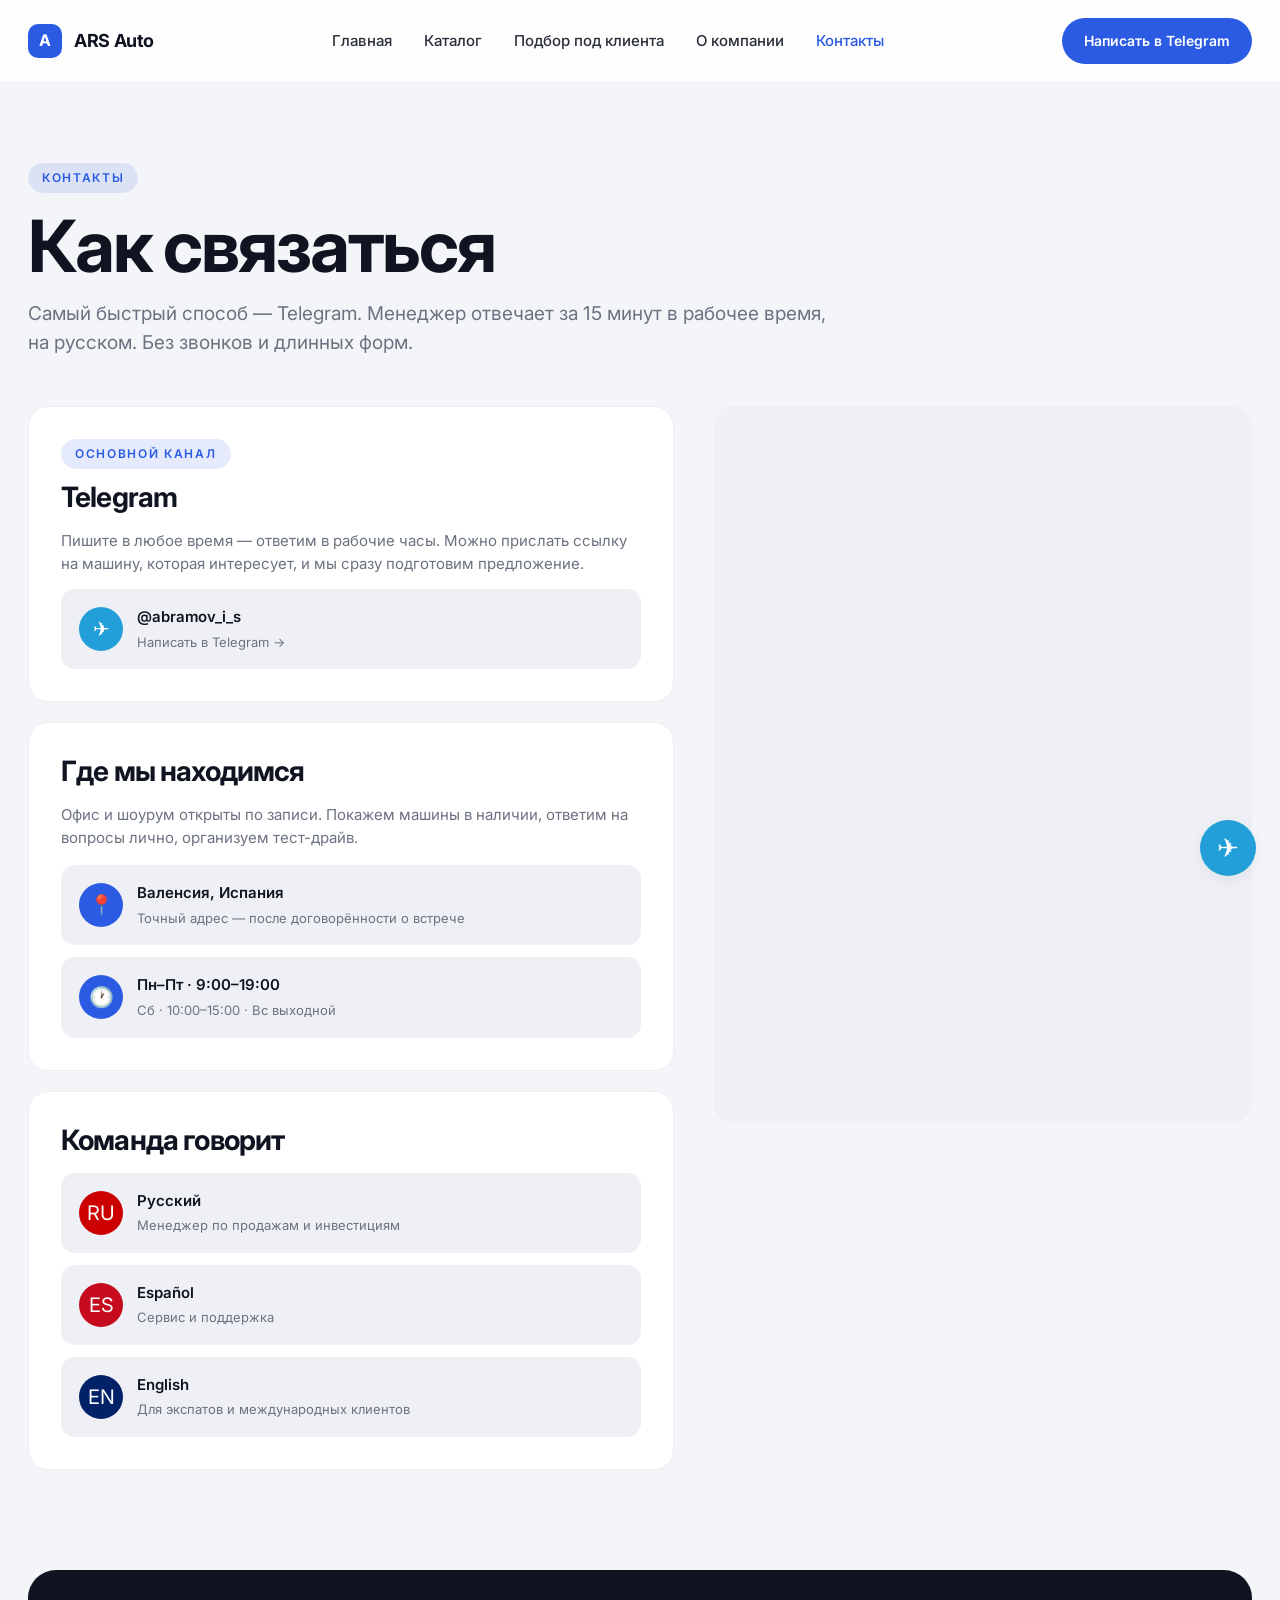
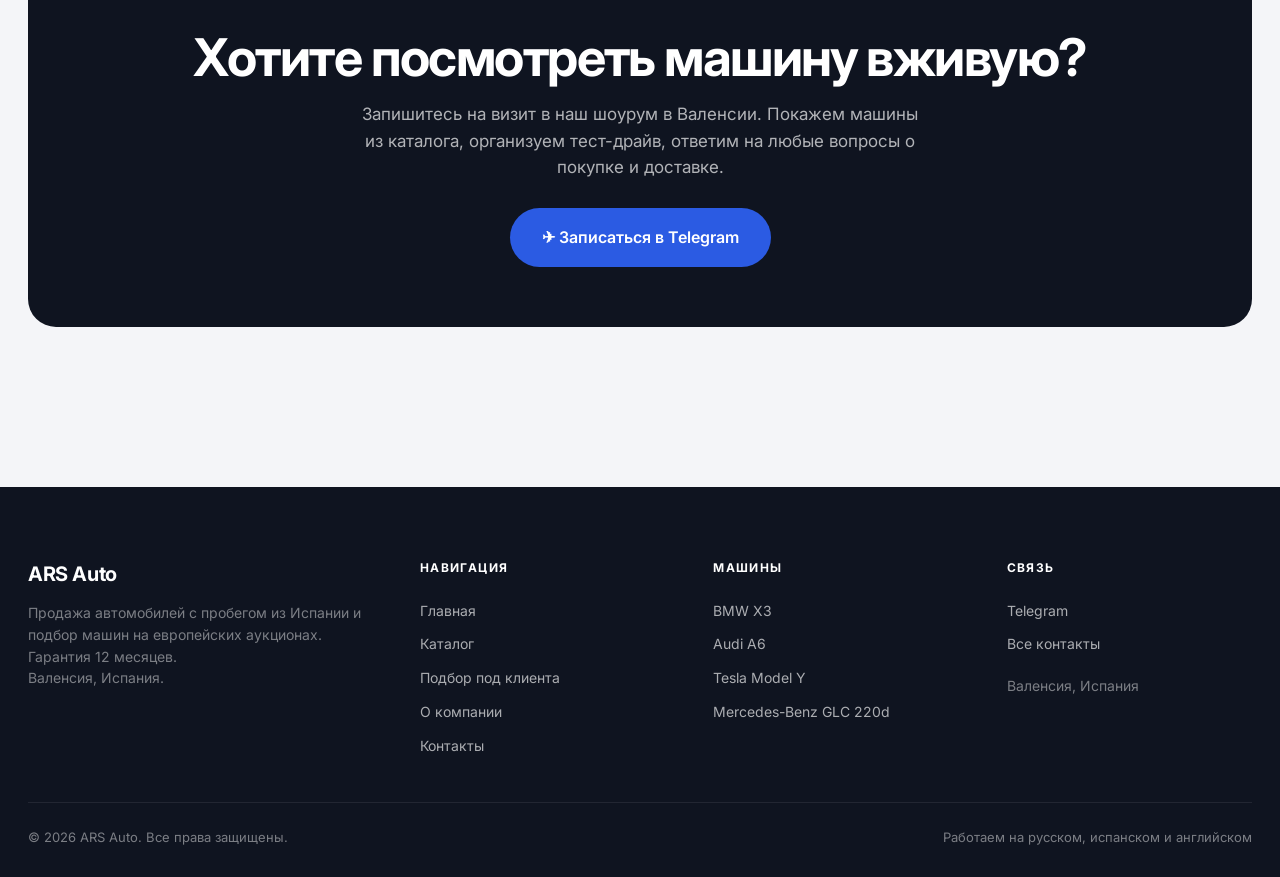
<file: contacts.html>
<!DOCTYPE html>
<html lang="ru">
<head>
<meta charset="UTF-8"/>
<meta name="viewport" content="width=device-width, initial-scale=1"/>
<title>Контакты — ARS Auto</title>
<meta name="description" content="Свяжитесь с нами через Telegram или приезжайте в наш офис в Валенсии. Русскоязычный менеджер на связи каждый день."/>
<link rel="preconnect" href="https://fonts.googleapis.com">
<link rel="preconnect" href="https://fonts.gstatic.com" crossorigin>
<link href="https://fonts.googleapis.com/css2?family=Inter:wght@400;500;600;700;800&display=swap" rel="stylesheet">
<link rel="stylesheet" href="assets/styles.css"/>
</head>
<body data-page="contacts">

<section class="section">
  <div class="container">
    <div style="max-width:820px; margin-bottom:48px;">
      <span class="eyebrow">Контакты</span>
      <h1 class="serif" style="margin-top:16px;">Как связаться</h1>
      <p class="muted" style="font-size:19px; margin-top:16px;">Самый быстрый способ — Telegram. Менеджер отвечает за 15 минут в рабочее время, на русском. Без звонков и длинных форм.</p>
    </div>

    <div class="contacts-grid">
      <div>
        <div class="contact-card">
          <span class="eyebrow">Основной канал</span>
          <h3 class="serif" style="margin-top:12px;">Telegram</h3>
          <p class="muted" style="font-size:15px;">Пишите в любое время — ответим в рабочие часы. Можно прислать ссылку на машину, которая интересует, и мы сразу подготовим предложение.</p>
          <a href="https://t.me/abramov_i_s" target="_blank" rel="noopener" class="channel">
            <div class="channel-ico tg">✈</div>
            <div class="channel-meta">
              <b>@abramov_i_s</b>
              <span>Написать в Telegram →</span>
            </div>
          </a>
        </div>

        <div class="contact-card">
          <h3 class="serif">Где мы находимся</h3>
          <p class="muted" style="font-size:15px;">Офис и шоурум открыты по записи. Покажем машины в наличии, ответим на вопросы лично, организуем тест-драйв.</p>
          <div class="channel" style="margin-top:16px;">
            <div class="channel-ico">📍</div>
            <div class="channel-meta">
              <b>Валенсия, Испания</b>
              <span>Точный адрес — после договорённости о встрече</span>
            </div>
          </div>
          <div class="channel">
            <div class="channel-ico">🕐</div>
            <div class="channel-meta">
              <b>Пн–Пт · 9:00–19:00</b>
              <span>Сб · 10:00–15:00 · Вс выходной</span>
            </div>
          </div>
        </div>

        <div class="contact-card">
          <h3 class="serif">Команда говорит</h3>
          <div class="channel" style="margin-top:16px;">
            <div class="channel-ico" style="background:#cc0000;">RU</div>
            <div class="channel-meta">
              <b>Русский</b>
              <span>Менеджер по продажам и инвестициям</span>
            </div>
          </div>
          <div class="channel">
            <div class="channel-ico" style="background:#c60b1e;">ES</div>
            <div class="channel-meta">
              <b>Español</b>
              <span>Сервис и поддержка</span>
            </div>
          </div>
          <div class="channel">
            <div class="channel-ico" style="background:#012169;">EN</div>
            <div class="channel-meta">
              <b>English</b>
              <span>Для экспатов и международных клиентов</span>
            </div>
          </div>
        </div>
      </div>

      <div>
        <div class="map-embed" style="aspect-ratio:3/4;">
          <iframe
            src="https://www.openstreetmap.org/export/embed.html?bbox=-0.4500%2C39.4500%2C-0.3200%2C39.5100&layer=mapnik&marker=39.4699%2C-0.3763"
            style="width:100%; height:100%; border:none;"
            loading="lazy"
            title="Валенсия">
          </iframe>
        </div>
      </div>
    </div>
  </div>
</section>

<section class="section" style="padding-top:0;">
  <div class="container">
    <div class="cta-banner fade-in">
      <h2 class="serif">Хотите посмотреть машину вживую?</h2>
      <p>Запишитесь на визит в наш шоурум в Валенсии. Покажем машины из каталога, организуем тест-драйв, ответим на любые вопросы о покупке и доставке.</p>
      <a href="https://t.me/abramov_i_s" target="_blank" rel="noopener" class="btn btn-primary btn-lg">✈ Записаться в Telegram</a>
    </div>
  </div>
</section>

<script src="assets/cars.js"></script>
<script src="assets/app.js"></script>
</body>
</html>
</file>
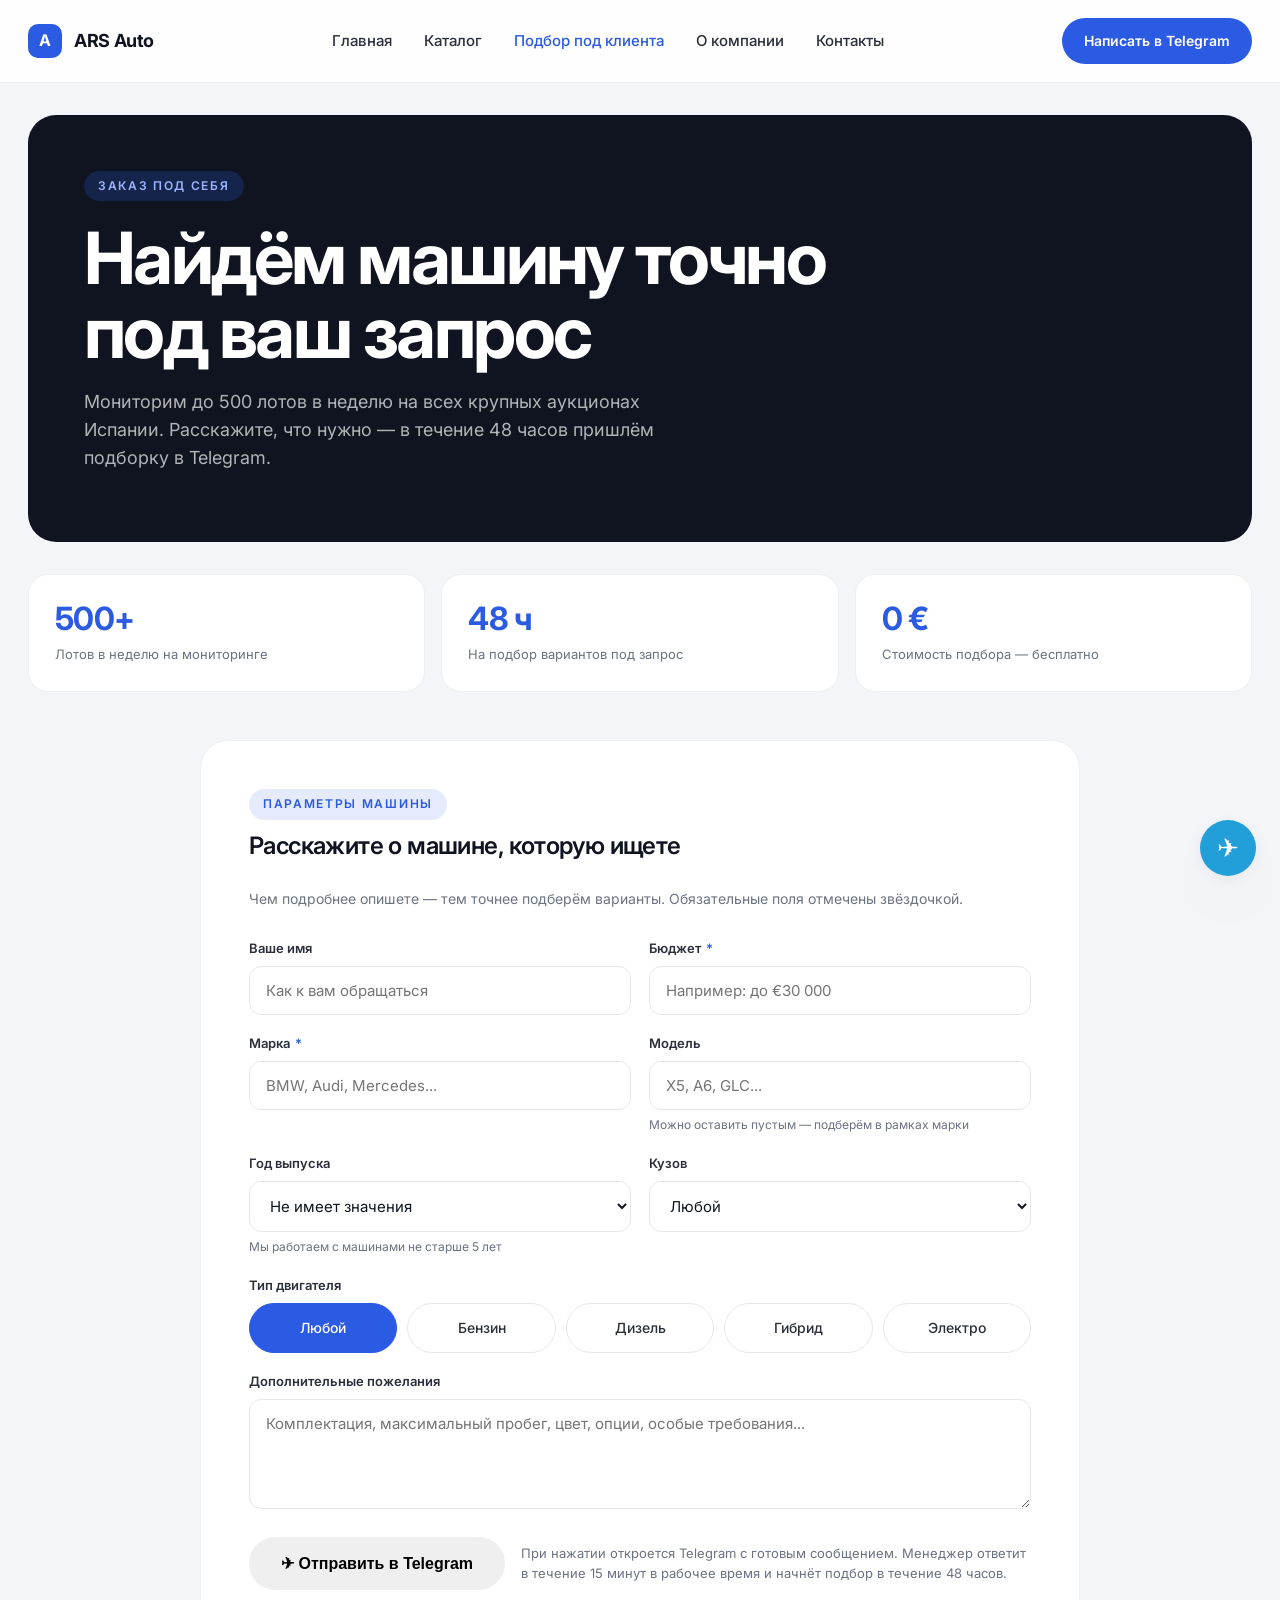
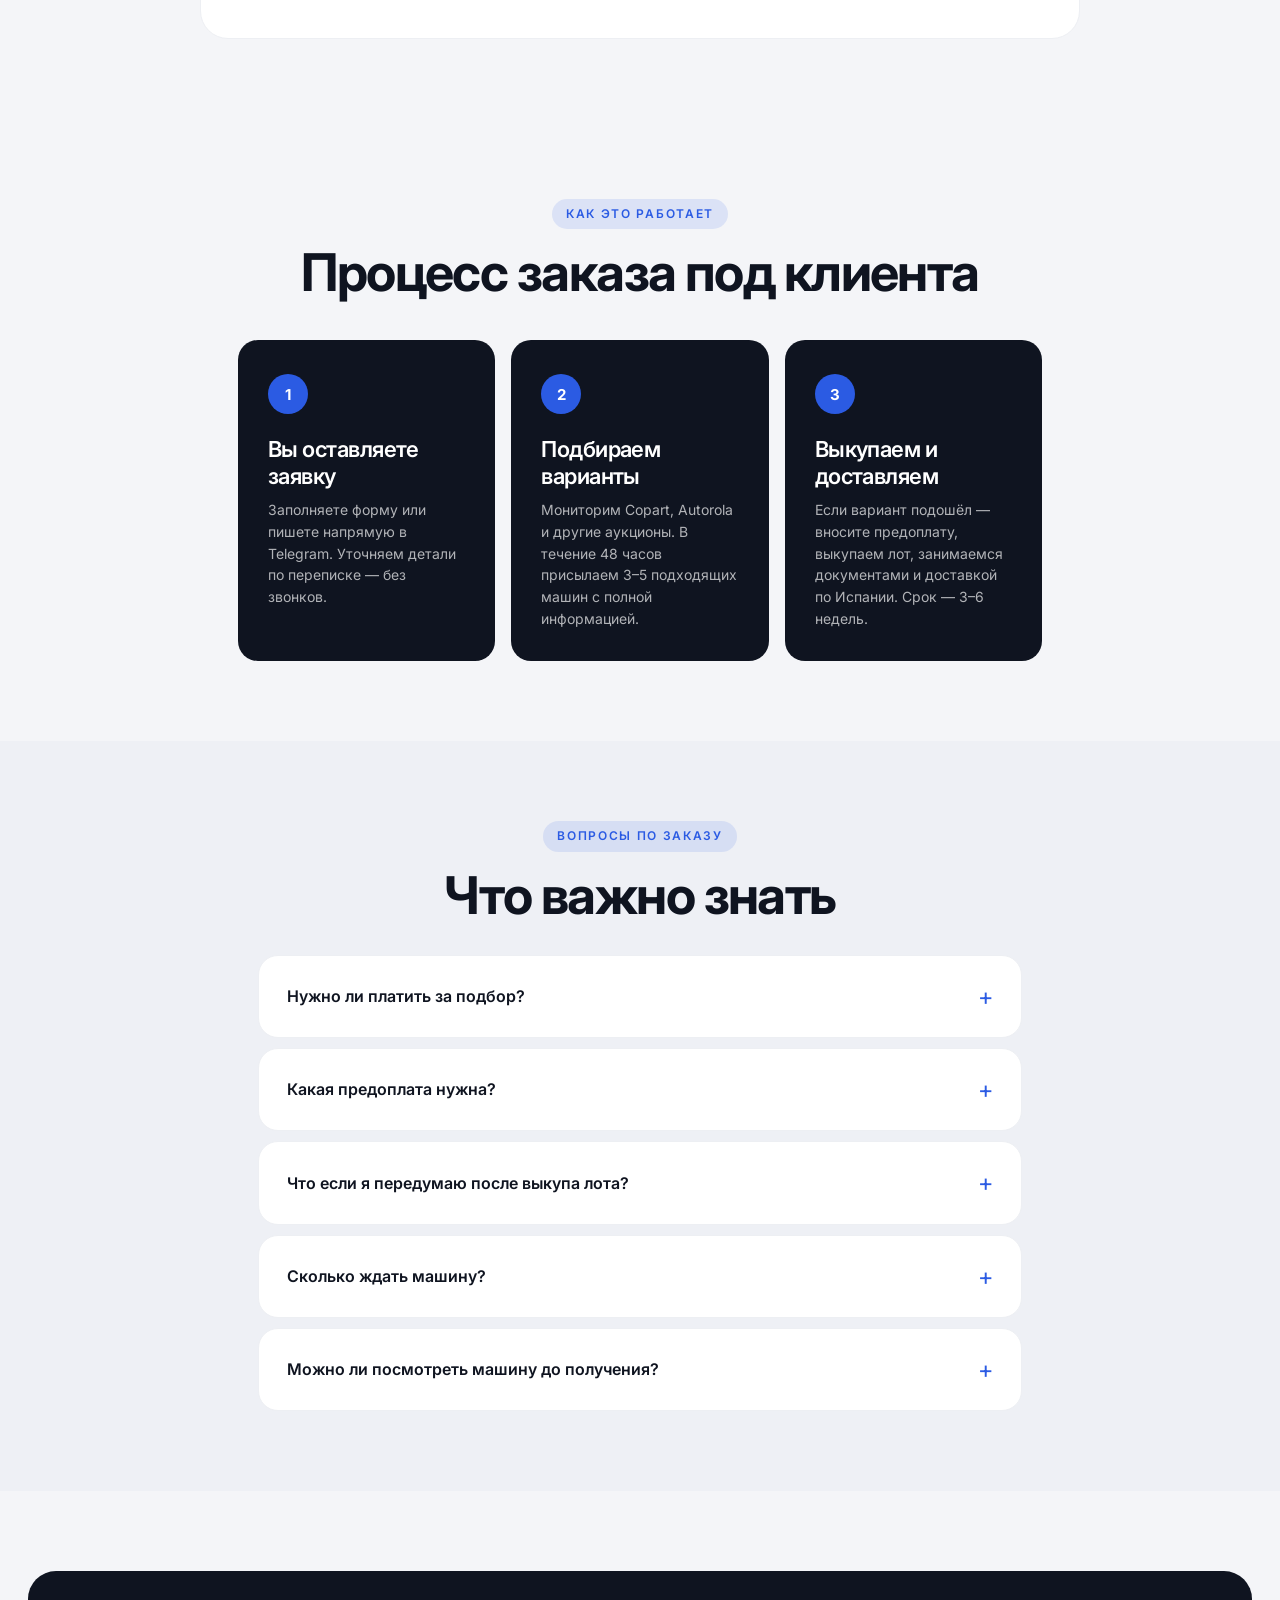
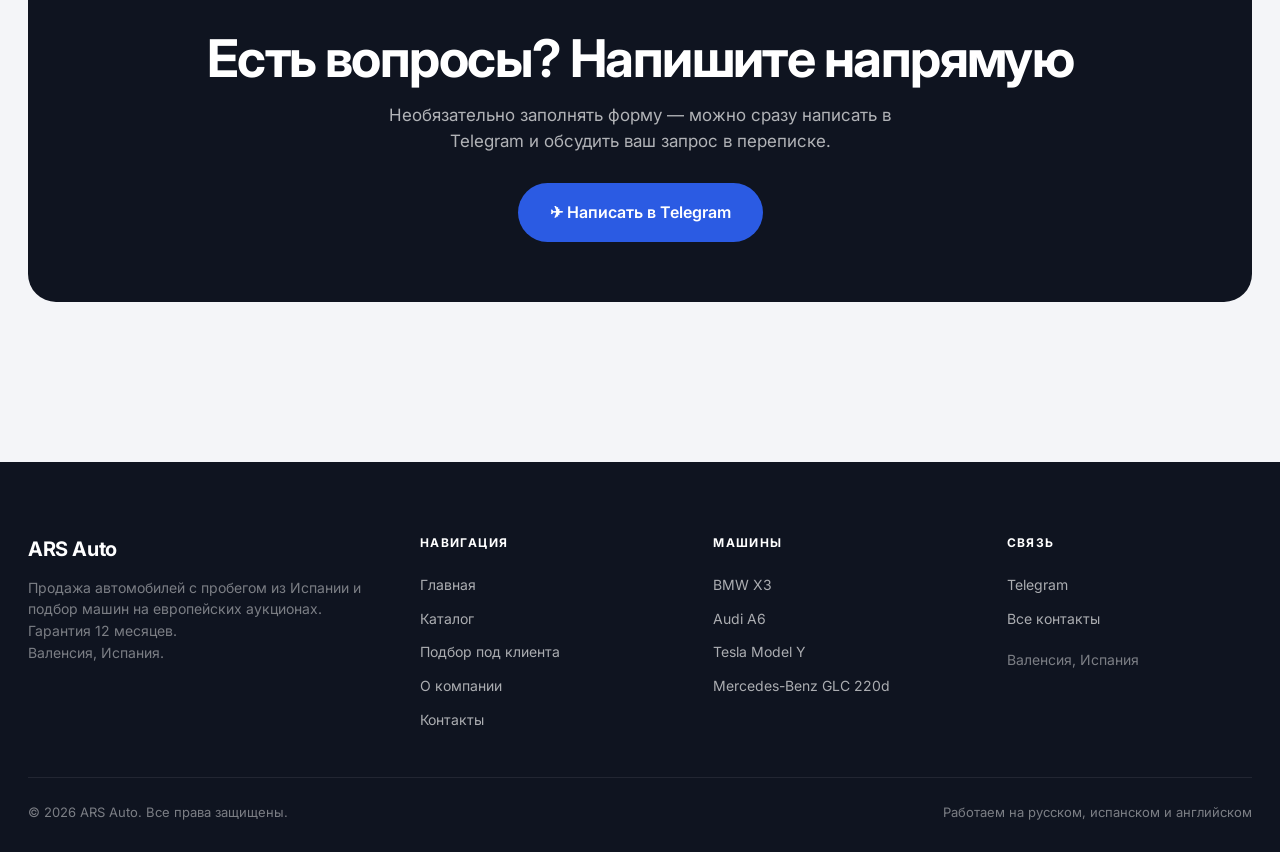
<file: order.html>
<!DOCTYPE html>
<html lang="ru">
<head>
<meta charset="UTF-8"/>
<meta name="viewport" content="width=device-width, initial-scale=1"/>
<title>Заказ машины под себя — ARS Auto</title>
<meta name="description" content="Расскажите, какую машину вы ищете — подберём варианты на аукционах по всей Испании под ваш бюджет и требования. Ответ в Telegram за 48 часов."/>
<link rel="preconnect" href="https://fonts.googleapis.com">
<link rel="preconnect" href="https://fonts.gstatic.com" crossorigin>
<link href="https://fonts.googleapis.com/css2?family=Inter:wght@400;500;600;700;800&display=swap" rel="stylesheet">
<link rel="stylesheet" href="assets/styles.css"/>
</head>
<body data-page="order">

<section class="container">
  <div class="order-page-hero">
    <span class="eyebrow on-dark">Заказ под себя</span>
    <h1 style="margin-top:20px;">Найдём машину точно<br/>под ваш запрос</h1>
    <p class="muted" style="font-size:18px; margin-top:20px; max-width:640px;">Мониторим до 500 лотов в неделю на всех крупных аукционах Испании. Расскажите, что нужно — в течение 48 часов пришлём подборку в Telegram.</p>
  </div>
  <div class="order-stats">
    <div class="order-stat">
      <div class="n">500+</div>
      <div class="lbl">Лотов в неделю на мониторинге</div>
    </div>
    <div class="order-stat">
      <div class="n">48 ч</div>
      <div class="lbl">На подбор вариантов под запрос</div>
    </div>
    <div class="order-stat">
      <div class="n">0 €</div>
      <div class="lbl">Стоимость подбора — бесплатно</div>
    </div>
  </div>
</section>

<section class="section" style="padding-top:0;">
  <div class="container">
    <div class="order-form-card">
      <span class="eyebrow">Параметры машины</span>
      <h3 style="margin-top:12px;">Расскажите о машине, которую ищете</h3>
      <p class="muted" style="font-size:14px; margin-bottom:28px;">Чем подробнее опишете — тем точнее подберём варианты. Обязательные поля отмечены звёздочкой.</p>

      <form id="order-form" onsubmit="return submitOrderForm('order-form', false)">
        <div class="form-grid">
          <div class="field">
            <label>Ваше имя</label>
            <input type="text" name="name" placeholder="Как к вам обращаться"/>
          </div>
          <div class="field">
            <label>Бюджет <span class="req">*</span></label>
            <input type="text" name="budget" placeholder="Например: до €30 000" required/>
          </div>

          <div class="field">
            <label>Марка <span class="req">*</span></label>
            <input type="text" name="make" placeholder="BMW, Audi, Mercedes..." required/>
          </div>
          <div class="field">
            <label>Модель</label>
            <input type="text" name="model" placeholder="X5, A6, GLC..."/>
            <div class="hint">Можно оставить пустым — подберём в рамках марки</div>
          </div>

          <div class="field">
            <label>Год выпуска</label>
            <select name="year">
              <option value="">Не имеет значения</option>
              <option>2026</option>
              <option>2025</option>
              <option>2024</option>
              <option>2023</option>
              <option>2022</option>
              <option>2021</option>
              <option>2020</option>
            </select>
            <div class="hint">Мы работаем с машинами не старше 5 лет</div>
          </div>
          <div class="field">
            <label>Кузов</label>
            <select name="body">
              <option value="">Любой</option>
              <option>Седан</option>
              <option>Универсал</option>
              <option>Кроссовер / SUV</option>
              <option>Хэтчбек</option>
              <option>Купе</option>
              <option>Кабриолет</option>
              <option>Минивэн</option>
            </select>
          </div>

          <div class="field wide">
            <label>Тип двигателя</label>
            <div class="field-row">
              <div class="radio-pill"><input type="radio" name="fuel" id="fuel-any" value="" checked/><label for="fuel-any">Любой</label></div>
              <div class="radio-pill"><input type="radio" name="fuel" id="fuel-gas" value="Бензин"/><label for="fuel-gas">Бензин</label></div>
              <div class="radio-pill"><input type="radio" name="fuel" id="fuel-diesel" value="Дизель"/><label for="fuel-diesel">Дизель</label></div>
              <div class="radio-pill"><input type="radio" name="fuel" id="fuel-hybrid" value="Гибрид"/><label for="fuel-hybrid">Гибрид</label></div>
              <div class="radio-pill"><input type="radio" name="fuel" id="fuel-ev" value="Электро"/><label for="fuel-ev">Электро</label></div>
            </div>
          </div>

          <div class="field wide">
            <label>Дополнительные пожелания</label>
            <textarea name="notes" placeholder="Комплектация, максимальный пробег, цвет, опции, особые требования..."></textarea>
          </div>
        </div>

        <div class="form-submit-row" style="margin-top:28px;">
          <button type="submit" class="btn btn-accent btn-lg">✈ Отправить в Telegram</button>
          <div class="form-note">
            При нажатии откроется Telegram с готовым сообщением. Менеджер ответит в течение 15 минут в рабочее время и начнёт подбор в течение 48 часов.
          </div>
        </div>
      </form>
    </div>
  </div>
</section>

<section class="section">
  <div class="container" style="max-width:860px;">
    <div style="text-align:center; margin-bottom:40px;">
      <span class="eyebrow">Как это работает</span>
      <h2 class="serif" style="margin-top:16px;">Процесс заказа под клиента</h2>
    </div>

    <div class="process">
      <div class="process-step">
        <div class="num">1</div>
        <h3>Вы оставляете заявку</h3>
        <p class="muted" style="margin-top:8px; font-size:14px;">Заполняете форму или пишете напрямую в Telegram. Уточняем детали по переписке — без звонков.</p>
      </div>
      <div class="process-step">
        <div class="num">2</div>
        <h3>Подбираем варианты</h3>
        <p class="muted" style="margin-top:8px; font-size:14px;">Мониторим Copart, Autorola и другие аукционы. В течение 48 часов присылаем 3–5 подходящих машин с полной информацией.</p>
      </div>
      <div class="process-step">
        <div class="num">3</div>
        <h3>Выкупаем и доставляем</h3>
        <p class="muted" style="margin-top:8px; font-size:14px;">Если вариант подошёл — вносите предоплату, выкупаем лот, занимаемся документами и доставкой по Испании. Срок — 3–6 недель.</p>
      </div>
    </div>
  </div>
</section>

<section class="section" style="background:var(--bg-soft);">
  <div class="container" style="max-width:820px;">
    <div style="text-align:center; margin-bottom:32px;">
      <span class="eyebrow">Вопросы по заказу</span>
      <h2 class="serif" style="margin-top:16px;">Что важно знать</h2>
    </div>
    <div class="faq">
      <details class="faq-item">
        <summary>Нужно ли платить за подбор?</summary>
        <div class="faq-item-body">Нет. Подбор вариантов — бесплатно. Предоплата нужна только когда вы выбрали конкретную машину, которую мы будем выкупать под вас.</div>
      </details>
      <details class="faq-item">
        <summary>Какая предоплата нужна?</summary>
        <div class="faq-item-body">Обычно 20–30% от стоимости машины на аукционе — она покрывает выкуп лота и сопутствующие расходы. Остальное — при передаче машины. Все условия фиксируем в договоре.</div>
      </details>
      <details class="faq-item">
        <summary>Что если я передумаю после выкупа лота?</summary>
        <div class="faq-item-body">В договоре прописан период охлаждения в 72 часа после выкупа лота. В это время можно отказаться без потерь. После — условия возврата обсуждаются индивидуально (обычно теряется часть предоплаты на расходы по выкупу и транспортировке).</div>
      </details>
      <details class="faq-item">
        <summary>Сколько ждать машину?</summary>
        <div class="faq-item-body">Подбор — до 48 часов. Выкуп, оформление документов и транспортировка — 3–6 недель (зависит от аукциона и логистики). Итого от заказа до получения ключей — обычно 1–1,5 месяца.</div>
      </details>
      <details class="faq-item">
        <summary>Можно ли посмотреть машину до получения?</summary>
        <div class="faq-item-body">Да. Присылаем подробные фото и видео машины перед выкупом и после доставки в Испанию. Также можно приехать к нам в Валенсию на финальный осмотр перед оплатой остатка.</div>
      </details>
    </div>
  </div>
</section>

<section class="section">
  <div class="container">
    <div class="cta-banner fade-in">
      <h2 class="serif">Есть вопросы? Напишите напрямую</h2>
      <p>Необязательно заполнять форму — можно сразу написать в Telegram и обсудить ваш запрос в переписке.</p>
      <a href="https://t.me/abramov_i_s" target="_blank" rel="noopener" class="btn btn-primary btn-lg">✈ Написать в Telegram</a>
    </div>
  </div>
</section>

<script src="assets/cars.js"></script>
<script src="assets/app.js"></script>
</body>
</html>
</file>
<file: assets/styles.css>
/* === Design tokens — FleetAuto-inspired: blue + dark-card + bold sans === */
:root {
  --bg: #F4F5F8;              /* light gray page */
  --bg-soft: #EEF0F5;
  --bg-white: #FFFFFF;
  --bg-dark: #0F1420;         /* deep navy-black cards */
  --bg-dark-2: #171D2B;
  --bg-dark-3: #1F2738;
  --ink: #0F1420;
  --ink-2: #2A2F3A;
  --ink-muted: #6B7280;
  --ink-inv: #FFFFFF;
  --ink-inv-muted: rgba(255,255,255,0.68);
  --ink-inv-low: rgba(255,255,255,0.45);
  --line: #E5E7EB;
  --line-soft: #EDEFF3;
  --line-dark: rgba(255,255,255,0.08);
  --accent: #2B5BE3;          /* royal blue */
  --accent-2: #1F48C8;
  --accent-3: #4A77F0;
  --accent-soft: rgba(43,91,227,0.12);
  --accent-on-dark: rgba(43,91,227,0.22);
  --radius: 20px;
  --radius-lg: 28px;
  --radius-sm: 14px;
  --radius-pill: 100px;
  --shadow: 0 2px 10px rgba(15,20,32,0.04), 0 16px 40px -10px rgba(15,20,32,0.1);
  --shadow-lg: 0 4px 16px rgba(15,20,32,0.06), 0 30px 70px -18px rgba(15,20,32,0.2);
  --shadow-hover: 0 2px 8px rgba(15,20,32,0.06), 0 20px 50px -15px rgba(15,20,32,0.18);
  --max: 1280px;
  --font: 'Inter', -apple-system, BlinkMacSystemFont, 'Segoe UI', Roboto, sans-serif;
}

* { box-sizing: border-box; }
html, body { margin: 0; padding: 0; }
body {
  font-family: var(--font);
  background: var(--bg);
  color: var(--ink);
  font-size: 16px;
  line-height: 1.55;
  -webkit-font-smoothing: antialiased;
  -moz-osx-font-smoothing: grayscale;
}
img { max-width: 100%; display: block; }
a { color: inherit; text-decoration: none; }

.muted { color: var(--ink-muted); }
.accent { color: var(--accent); }
.container { max-width: var(--max); margin: 0 auto; padding: 0 28px; }
.section { padding: 80px 0; }
.section-tight { padding: 48px 0; }

/* === Typography — bold sans throughout === */
h1, h2, h3, h4 { margin: 0; font-weight: 700; letter-spacing: -0.025em; color: var(--ink); }
h1 { font-size: clamp(40px, 6.2vw, 72px); line-height: 1.02; letter-spacing: -0.035em; font-weight: 700; }
h2 { font-size: clamp(32px, 4.5vw, 52px); line-height: 1.06; letter-spacing: -0.03em; font-weight: 700; }
h3 { font-size: clamp(22px, 2.4vw, 28px); line-height: 1.2; font-weight: 600; }
h4 { font-size: 16px; font-weight: 600; letter-spacing: -0.005em; text-transform: uppercase; }
p { margin: 0 0 14px; }
.serif { font-weight: 700; letter-spacing: -0.03em; }

.eyebrow {
  display: inline-block;
  font-size: 12px;
  font-weight: 600;
  letter-spacing: 0.14em;
  text-transform: uppercase;
  color: var(--accent);
  padding: 6px 14px;
  background: var(--accent-soft);
  border-radius: var(--radius-pill);
}
.eyebrow.on-dark { background: var(--accent-on-dark); color: #9DB5FF; }
.eyebrow.ghost { background: transparent; color: var(--ink-muted); padding: 0; letter-spacing: 0.16em; }

/* Blue pill highlight inline in heading (like «у частного лица» in the reference) */
.pill-hi {
  display: inline-block;
  background: var(--accent); color: #fff;
  padding: 0 18px;
  border-radius: 100px;
  line-height: 1.15;
  white-space: nowrap;
}

/* === Header === */
.site-header {
  position: sticky; top: 0; z-index: 100;
  background: rgba(255,255,255,0.86);
  backdrop-filter: saturate(180%) blur(20px);
  -webkit-backdrop-filter: saturate(180%) blur(20px);
  border-bottom: 1px solid var(--line-soft);
}
.nav {
  display: flex; align-items: center; justify-content: space-between;
  padding: 18px 0; gap: 20px;
}
.brand {
  display: flex; align-items: center; gap: 12px;
  font-weight: 700; font-size: 18px;
  letter-spacing: -0.02em;
}
.brand-mark {
  width: 34px; height: 34px; border-radius: 10px;
  background: var(--accent);
  display: grid; place-items: center;
  color: #fff; font-weight: 700;
  font-size: 16px;
}
.nav-links {
  display: flex; gap: 32px; align-items: center;
  font-size: 15px; font-weight: 500; color: var(--ink-2);
}
.nav-links a { position: relative; padding: 4px 0; transition: color 0.15s; }
.nav-links a:hover { color: var(--accent); }
.nav-links a.active { color: var(--accent); }
.nav-cta {
  display: inline-flex; align-items: center; gap: 8px;
  padding: 12px 22px; border-radius: var(--radius-pill);
  background: var(--accent); color: #fff;
  font-size: 14px; font-weight: 600;
  transition: background 0.2s, transform 0.15s;
}
.nav-cta:hover { background: var(--accent-2); transform: translateY(-1px); }
.mobile-toggle { display: none; background: none; border: none; font-size: 24px; cursor: pointer; color: var(--ink); }

/* === Buttons === */
.btn {
  display: inline-flex; align-items: center; justify-content: center;
  gap: 8px; padding: 14px 26px; border-radius: var(--radius-pill);
  font-size: 15px; font-weight: 600;
  transition: transform 0.15s, background 0.2s, color 0.2s, border-color 0.2s;
  cursor: pointer; border: none;
  white-space: nowrap;
}
.btn-primary { background: var(--accent); color: #fff; }
.btn-primary:hover { background: var(--accent-2); transform: translateY(-1px); }
.btn-dark { background: var(--ink); color: #fff; }
.btn-dark:hover { background: #1F2738; transform: translateY(-1px); }
.btn-light {
  background: #fff; color: var(--ink);
  border: 1px solid var(--line);
}
.btn-light:hover { border-color: var(--ink); transform: translateY(-1px); }
.btn-ghost {
  background: transparent; color: var(--ink);
  border: 1px solid var(--line);
}
.btn-ghost:hover { border-color: var(--ink); }
.btn-outline-dark {
  background: transparent; color: #fff;
  border: 1px solid rgba(255,255,255,0.22);
}
.btn-outline-dark:hover { border-color: #fff; background: rgba(255,255,255,0.05); }
.btn-tg { background: #229ED9; color: #fff; }
.btn-tg:hover { background: #1b87b8; transform: translateY(-1px); }
.btn-lg { padding: 17px 32px; font-size: 16px; }

/* === Hero (dark card on light page) === */
.hero { padding: 32px 0 48px; }
.hero-card {
  background: var(--bg-dark);
  color: var(--ink-inv);
  border-radius: var(--radius-lg);
  padding: 52px;
  display: grid; grid-template-columns: 1.1fr 1fr;
  gap: 48px;
  align-items: stretch;
  overflow: hidden;
  position: relative;
}
.hero-card h1 { color: #fff; letter-spacing: -0.035em; }
.hero-card h1 em { font-style: normal; display: inline-block; background: var(--accent); color: #fff; padding: 0 18px; border-radius: 100px; }
.hero-lead {
  font-size: 17px; color: var(--ink-inv-muted);
  margin: 24px 0 32px;
  max-width: 480px; line-height: 1.55;
}
.hero-cta { display: flex; gap: 12px; flex-wrap: wrap; }
.hero-ctas { display: flex; flex-direction: column; gap: 40px; }
.hero-mini-row {
  display: grid; grid-template-columns: repeat(3, 1fr); gap: 14px;
  margin-top: auto;
  padding-top: 32px;
  border-top: 1px solid var(--line-dark);
}
.hero-mini {
  display: flex; flex-direction: column; gap: 10px;
}
.hero-mini .ico {
  width: 36px; height: 36px; border-radius: 50%;
  background: var(--accent);
  display: grid; place-items: center;
  color: #fff; font-size: 16px;
}
.hero-mini b { font-weight: 600; font-size: 13px; color: #fff; line-height: 1.3; display: block; }
.hero-mini span { font-size: 12px; color: var(--ink-inv-low); line-height: 1.4; display: block; margin-top: 4px; }

.hero-media {
  border-radius: var(--radius);
  overflow: hidden;
  background: var(--bg-dark-2);
  position: relative;
  min-height: 420px;
}
.hero-media img { width: 100%; height: 100%; object-fit: cover; }
.hero-media .hero-badge {
  position: absolute; left: 24px; bottom: 24px; right: 24px;
  background: rgba(15,20,32,0.82);
  backdrop-filter: blur(14px);
  color: #fff;
  padding: 16px 20px; border-radius: 16px;
  display: flex; align-items: center; gap: 14px;
  font-size: 14px;
  border: 1px solid rgba(255,255,255,0.08);
}
.hero-badge .avatar {
  width: 42px; height: 42px; border-radius: 50%;
  background: var(--accent); color: #fff;
  display: grid; place-items: center;
  font-weight: 600; font-size: 16px; flex-shrink: 0;
}
.hero-badge b { display: block; font-weight: 600; color: #fff; }
.hero-badge .status {
  display: flex; align-items: center; gap: 6px;
  color: var(--ink-inv-low); font-size: 12px; margin-top: 2px;
}
.hero-badge .status::before {
  content: ''; width: 7px; height: 7px; border-radius: 50%; background: #2fdb77;
  box-shadow: 0 0 0 3px rgba(47,219,119,0.22);
}

/* === Feature / dark card grid (used for promises, team, buyback) === */
.feature-card {
  background: var(--bg-dark);
  color: var(--ink-inv);
  border-radius: var(--radius);
  padding: 30px 28px 32px;
  display: flex; flex-direction: column; gap: 14px;
  transition: transform 0.2s, box-shadow 0.2s;
  position: relative;
}
.feature-card:hover { transform: translateY(-3px); box-shadow: var(--shadow-lg); }
.feature-card .ico {
  width: 44px; height: 44px; border-radius: 50%;
  background: var(--accent); color: #fff;
  display: grid; place-items: center; font-size: 18px;
  margin-bottom: 6px;
}
.feature-card h4 {
  font-size: 13px; font-weight: 700; letter-spacing: 0.06em;
  color: #fff; text-transform: uppercase;
  line-height: 1.3;
}
.feature-card p { font-size: 14px; color: var(--ink-inv-muted); margin: 0; line-height: 1.5; }

.light-feature-card {
  background: #fff;
  color: var(--ink);
  border-radius: var(--radius);
  padding: 30px 28px 32px;
  display: flex; flex-direction: column; gap: 14px;
  border: 1px solid var(--line-soft);
  transition: transform 0.2s, box-shadow 0.2s, border-color 0.2s;
}
.light-feature-card:hover { transform: translateY(-3px); box-shadow: var(--shadow); border-color: var(--line); }
.light-feature-card .ico {
  width: 44px; height: 44px; border-radius: 50%;
  background: var(--accent); color: #fff;
  display: grid; place-items: center; font-size: 18px;
  margin-bottom: 6px;
}
.light-feature-card h4 {
  font-size: 13px; font-weight: 700; letter-spacing: 0.06em;
  text-transform: uppercase; color: var(--ink);
  line-height: 1.3;
}
.light-feature-card p { font-size: 14px; color: var(--ink-muted); margin: 0; line-height: 1.5; }

/* === Promise grid === */
.promise-grid {
  display: grid; grid-template-columns: repeat(4, 1fr); gap: 16px;
}
.promise-card {
  background: var(--bg-dark);
  color: var(--ink-inv);
  border-radius: var(--radius);
  padding: 32px 28px;
  display: flex; flex-direction: column; gap: 14px;
  transition: transform 0.2s, box-shadow 0.2s;
}
.promise-card:hover { transform: translateY(-3px); box-shadow: var(--shadow-lg); }
.promise-card .ico {
  width: 44px; height: 44px; border-radius: 50%;
  background: var(--accent); color: #fff;
  display: grid; place-items: center; font-size: 18px;
}
.promise-card h4 {
  font-size: 13px; font-weight: 700; letter-spacing: 0.06em;
  color: #fff; text-transform: uppercase;
  margin-bottom: 2px;
}
.promise-card p { font-size: 14px; color: var(--ink-inv-muted); margin: 0; line-height: 1.5; }

/* === Light panel (holds dark feature cards) === */
.light-panel {
  background: #fff;
  border-radius: var(--radius-lg);
  padding: 48px;
}
.light-panel .panel-title {
  font-size: clamp(26px, 3vw, 34px);
  font-weight: 700; letter-spacing: -0.03em;
  line-height: 1.15;
  margin-bottom: 32px;
  max-width: 620px;
}

/* Mixed 2x3 grid: dark cards + photo cards (used in services block) */
.feature-mix-grid {
  display: grid; grid-template-columns: repeat(3, 1fr); gap: 16px;
}
.photo-card {
  background: var(--bg-white);
  border: 1px solid var(--line-soft);
  border-radius: var(--radius);
  overflow: hidden;
  display: flex; flex-direction: column;
}
.photo-card .photo {
  aspect-ratio: 16 / 10; background: var(--bg-soft); overflow: hidden;
}
.photo-card .photo img { width: 100%; height: 100%; object-fit: cover; }
.photo-card .body { padding: 24px 26px 26px; }
.photo-card h4 {
  font-size: 13px; font-weight: 700; letter-spacing: 0.06em;
  text-transform: uppercase; margin-bottom: 8px;
}
.photo-card p { font-size: 14px; color: var(--ink-muted); margin: 0; line-height: 1.5; }

/* === Section heading === */
.section-head {
  display: flex; align-items: flex-end; justify-content: space-between;
  gap: 40px; margin-bottom: 48px; flex-wrap: wrap;
}
.section-head h2 { margin-top: 16px; margin-bottom: 0; }
.section-head > div > p { max-width: 560px; font-size: 17px; color: var(--ink-muted); margin: 16px 0 0; }

/* === Trust strip (small mini-cards row on light) === */
.trust-strip {
  display: grid; grid-template-columns: repeat(4, 1fr);
  gap: 16px;
}
.trust-strip .item {
  background: #fff;
  border: 1px solid var(--line-soft);
  border-radius: var(--radius);
  padding: 28px 26px;
  display: flex; flex-direction: column; gap: 10px;
}
.trust-strip .ico {
  width: 40px; height: 40px; border-radius: 50%;
  background: var(--accent-soft); color: var(--accent);
  display: grid; place-items: center; font-size: 16px;
}
.trust-strip .num { font-size: 28px; font-weight: 700; letter-spacing: -0.025em; color: var(--ink); line-height: 1.1; margin-top: 4px; }
.trust-strip .lbl { font-size: 13px; color: var(--ink-muted); line-height: 1.4; }

/* === Process === */
.process {
  display: grid; grid-template-columns: repeat(3, 1fr);
  gap: 16px;
}
.process-step {
  background: var(--bg-dark);
  color: var(--ink-inv);
  border-radius: var(--radius);
  padding: 34px 30px 32px;
  transition: transform 0.25s, box-shadow 0.25s;
}
.process-step:hover { transform: translateY(-3px); box-shadow: var(--shadow-lg); }
.process-step .num {
  display: inline-flex; align-items: center; justify-content: center;
  width: 40px; height: 40px;
  font-weight: 700; font-size: 15px; color: #fff;
  background: var(--accent); border-radius: 50%;
  margin-bottom: 22px;
}
.process-step h3 { color: #fff; font-size: 22px; margin-bottom: 10px; font-weight: 600; }
.process-step p { color: var(--ink-inv-muted); font-size: 14px; margin: 0; line-height: 1.55; }

/* === Car cards === */
.car-grid {
  display: grid; grid-template-columns: repeat(3, 1fr); gap: 20px;
}
.car-grid.cols-2 { grid-template-columns: repeat(2, 1fr); }
.car-card {
  background: var(--bg-dark);
  color: var(--ink-inv);
  border: 1px solid rgba(255,255,255,0.06);
  border-radius: var(--radius);
  overflow: hidden;
  transition: transform 0.3s cubic-bezier(0.22,0.61,0.36,1), box-shadow 0.3s;
  cursor: pointer;
  display: flex; flex-direction: column;
}
.car-card:hover { transform: translateY(-4px); box-shadow: var(--shadow-hover); }
.car-card-img {
  aspect-ratio: 16 / 11;
  background: var(--bg-dark-2);
  overflow: hidden; position: relative;
}
.car-card-img img { width: 100%; height: 100%; object-fit: cover; transition: transform 0.6s cubic-bezier(0.22,0.61,0.36,1); }
.car-card:hover .car-card-img img { transform: scale(1.06); }
.car-card-body { padding: 24px 26px 26px; flex: 1; display: flex; flex-direction: column; color: #fff; }
.car-card-title { font-size: 20px; font-weight: 700; color: #fff; letter-spacing: -0.015em; line-height: 1.2; }
.car-card-trim { color: var(--ink-inv-muted); font-size: 13px; margin-top: 4px; }
.car-card-price {
  font-size: 22px; font-weight: 700; color: #fff;
  margin: 14px 0 0; letter-spacing: -0.02em;
}
.car-card-specs {
  display: flex; flex-direction: column; gap: 10px;
  margin: 18px 0 20px;
  padding: 16px 0;
  border-top: 1px solid var(--line-dark);
  border-bottom: 1px solid var(--line-dark);
  font-size: 13px;
}
.car-card-specs .row {
  display: flex; justify-content: space-between;
  color: var(--ink-inv-low);
}
.car-card-specs .row b { color: #fff; font-weight: 500; }
.car-card-actions {
  display: flex; gap: 10px; margin-top: auto;
}
.car-card-actions .btn {
  flex: 1; padding: 12px 18px; font-size: 13px;
}
.car-card-actions .btn-icon {
  flex: 0 0 auto;
  width: 46px; height: 46px; padding: 0;
  border-radius: 50%;
  background: #fff; color: var(--ink);
  display: grid; place-items: center;
}
.tag {
  display: inline-block; font-size: 10px; font-weight: 700; letter-spacing: 0.08em;
  padding: 6px 12px; border-radius: 8px; text-transform: uppercase;
}
.tag-new { background: var(--accent); color: #fff; }
.tag-reserved { background: #E7AA37; color: #fff; }
.car-card-img .tag { position: absolute; top: 16px; left: 16px; }

/* Bento (featured on homepage) */
.bento-grid {
  display: grid; grid-template-columns: 1.5fr 1fr; gap: 20px;
}
.bento-grid .car-card.feature .car-card-img { aspect-ratio: 4 / 3; }
.bento-grid .car-card.feature .car-card-title { font-size: 28px; }
.bento-grid .car-card.feature .car-card-price { font-size: 28px; }
.bento-grid .bento-side { display: grid; gap: 20px; }

/* === FAQ === */
.faq { display: grid; gap: 10px; }
.faq-item {
  background: #fff; border: 1px solid var(--line-soft);
  border-radius: var(--radius); padding: 0;
  transition: box-shadow 0.2s, border-color 0.2s;
}
.faq-item[open] { box-shadow: var(--shadow); border-color: var(--line); }
.faq-item summary {
  padding: 22px 28px; cursor: pointer;
  display: flex; align-items: center; justify-content: space-between; gap: 24px;
  font-weight: 600; font-size: 16px; list-style: none;
}
.faq-item summary::-webkit-details-marker { display: none; }
.faq-item summary::after {
  content: '+'; font-size: 24px; color: var(--accent); font-weight: 400;
  transition: transform 0.3s;
}
.faq-item[open] summary::after { transform: rotate(45deg); }
.faq-item-body { padding: 0 28px 24px; color: var(--ink-muted); font-size: 15px; line-height: 1.6; }

/* === Footer === */
.site-footer {
  background: var(--bg-dark); color: rgba(255,255,255,0.65);
  padding: 72px 0 30px; margin-top: 80px;
}
.footer-grid {
  display: grid; grid-template-columns: 1.4fr 1fr 1fr 1fr;
  gap: 48px; padding-bottom: 40px;
  border-bottom: 1px solid rgba(255,255,255,0.08);
}
.footer-col h5 {
  font-size: 12px; font-weight: 700; letter-spacing: 0.12em; text-transform: uppercase;
  color: #fff; margin: 0 0 16px;
}
.footer-col a { display: block; padding: 6px 0; color: rgba(255,255,255,0.65); font-size: 14px; transition: color 0.15s; }
.footer-col a:hover { color: #fff; }
.footer-col p { font-size: 14px; color: rgba(255,255,255,0.45); margin: 0; }
.footer-brand { font-weight: 700; font-size: 20px; color: #fff; margin-bottom: 12px; letter-spacing: -0.02em; }
.footer-bottom {
  display: flex; justify-content: space-between; align-items: center;
  padding-top: 24px; font-size: 13px; color: rgba(255,255,255,0.45); flex-wrap: wrap; gap: 12px;
}

/* === Catalog page === */
.catalog-head {
  background: var(--bg-dark); color: #fff;
  border-radius: var(--radius-lg);
  padding: 52px;
  margin: 32px 0;
}
.catalog-head h1 { color: #fff; margin-bottom: 16px; }
.catalog-head p { color: var(--ink-inv-muted); font-size: 17px; max-width: 640px; margin: 0; }
.filters { display: flex; gap: 10px; flex-wrap: wrap; padding: 24px 0 36px; }
.chip {
  padding: 11px 20px; border: 1px solid var(--line); border-radius: var(--radius-pill);
  background: #fff; font-size: 14px; font-weight: 500; cursor: pointer;
  transition: all 0.15s;
}
.chip:hover { border-color: var(--ink); }
.chip.active { background: var(--accent); color: #fff; border-color: var(--accent); }

/* === Car detail === */
.car-detail-header { padding: 32px 0 24px; }
.breadcrumb { font-size: 13px; color: var(--ink-muted); margin-bottom: 14px; }
.breadcrumb a:hover { color: var(--accent); }
.car-detail-title { margin-bottom: 8px; }
.car-detail-sub { color: var(--ink-muted); font-size: 17px; }

.car-detail-grid {
  display: grid; grid-template-columns: 1.5fr 1fr; gap: 40px;
  align-items: start;
}
.gallery { display: grid; grid-template-columns: repeat(4, 1fr); gap: 8px; }
.gallery-item {
  aspect-ratio: 4 / 3; overflow: hidden; border-radius: 12px;
  background: var(--bg-soft); cursor: pointer;
}
.gallery-item:first-child { grid-column: 1 / -1; aspect-ratio: 16 / 9; }
.gallery-item img { width: 100%; height: 100%; object-fit: cover; transition: transform 0.4s; }
.gallery-item:hover img { transform: scale(1.04); }

.price-panel {
  position: sticky; top: 96px;
  background: var(--bg-dark); color: #fff;
  border-radius: var(--radius); padding: 32px;
  box-shadow: var(--shadow);
}
.price-big { font-size: 38px; font-weight: 700; color: #fff; letter-spacing: -0.03em; line-height: 1; }
.price-finance {
  margin-top: 8px; color: var(--ink-inv-muted); font-size: 14px;
  padding-bottom: 22px; border-bottom: 1px solid var(--line-dark);
}
.price-ctas { display: flex; flex-direction: column; gap: 10px; margin-top: 22px; }
.price-ctas .btn { width: 100%; }
.price-info {
  margin-top: 24px; font-size: 13px; color: var(--ink-inv-muted);
  display: grid; gap: 10px;
}
.price-info .row { display: flex; justify-content: space-between; }
.price-info .row b { color: #fff; font-weight: 500; }

.spec-grid {
  display: grid; grid-template-columns: repeat(4, 1fr);
  gap: 0; margin: 48px 0;
  background: #fff;
  border: 1px solid var(--line-soft);
  border-radius: var(--radius);
  overflow: hidden;
}
.spec-grid .item { padding: 26px 22px; border-right: 1px solid var(--line-soft); }
.spec-grid .item:last-child { border-right: none; }
.spec-grid .lbl { font-size: 12px; color: var(--ink-muted); text-transform: uppercase; letter-spacing: 0.08em; font-weight: 600; }
.spec-grid .val { font-size: 22px; font-weight: 700; margin-top: 8px; color: var(--ink); letter-spacing: -0.02em; }

/* === Equipment list === */
.equipment-list { columns: 2; column-gap: 32px; font-size: 14px; color: var(--ink-2); }
.equipment-list li { padding: 5px 0; list-style: none; break-inside: avoid; }
.equipment-list li::before { content: '✓ '; color: var(--accent); font-weight: bold; margin-right: 4px; }

/* === Warranty card === */
.warranty-grid { display: grid; grid-template-columns: repeat(3, 1fr); gap: 16px; }
.warranty-card {
  background: var(--bg-dark); color: #fff;
  border-radius: var(--radius); padding: 30px 28px;
}
.warranty-card .ico {
  width: 44px; height: 44px; border-radius: 50%;
  background: var(--accent); color: #fff;
  display: grid; place-items: center; font-size: 18px;
  margin-bottom: 16px;
}
.warranty-card h4 { color: #fff; margin-bottom: 8px; }
.warranty-card p { font-size: 14px; color: var(--ink-inv-muted); margin: 0; }

/* === About === */
.about-hero { padding: 56px 0; text-align: center; }
.about-hero .container { max-width: 820px; }
.about-lead { font-size: 19px; color: var(--ink-muted); margin-top: 20px; }
.about-grid { display: grid; grid-template-columns: 1fr 1fr; gap: 56px; align-items: center; }
.about-img {
  aspect-ratio: 4 / 3; border-radius: var(--radius); overflow: hidden;
  background: var(--bg-soft);
}

/* === Contacts === */
.contacts-grid { display: grid; grid-template-columns: 1.2fr 1fr; gap: 40px; }
.contact-card {
  background: #fff; border: 1px solid var(--line-soft);
  border-radius: var(--radius); padding: 32px;
  margin-bottom: 20px;
}
.contact-card h3 { margin-bottom: 14px; }
.contact-card .channel {
  display: flex; align-items: center; gap: 14px;
  padding: 16px 18px; background: var(--bg-soft); border-radius: var(--radius-sm);
  margin-top: 12px;
  transition: background 0.2s;
}
.contact-card .channel:hover { background: var(--line-soft); }
.contact-card .channel-ico {
  width: 44px; height: 44px; border-radius: 50%;
  background: var(--accent); color: #fff;
  display: grid; place-items: center; font-size: 20px; flex-shrink: 0;
}
.contact-card .channel-ico.tg { background: #229ED9; }
.contact-card .channel-meta b { display: block; font-size: 15px; font-weight: 600; }
.contact-card .channel-meta span { font-size: 13px; color: var(--ink-muted); }
.map-embed {
  aspect-ratio: 4 / 3; border-radius: var(--radius); overflow: hidden;
  background: var(--bg-soft); position: relative;
}

/* === Testimonials === */
.testimonials { display: grid; grid-template-columns: repeat(3, 1fr); gap: 16px; }
.testimonial {
  background: #fff;
  border: 1px solid var(--line-soft);
  border-radius: var(--radius);
  padding: 32px 30px;
  display: flex; flex-direction: column;
  transition: box-shadow 0.25s, transform 0.25s, border-color 0.2s;
}
.testimonial:hover { box-shadow: var(--shadow); transform: translateY(-2px); border-color: var(--line); }
.testimonial .stars {
  color: #F5B338; font-size: 15px; letter-spacing: 2px; margin-bottom: 16px;
}
.testimonial .quote {
  font-size: 16px; line-height: 1.5; color: var(--ink); font-weight: 500;
  margin: 0 0 22px; flex: 1;
}
.testimonial .author {
  display: flex; align-items: center; gap: 14px;
  padding-top: 20px; border-top: 1px solid var(--line-soft);
}
.testimonial .avatar {
  width: 44px; height: 44px; border-radius: 50%;
  background: var(--accent); color: #fff;
  display: grid; place-items: center;
  font-weight: 600; font-size: 17px;
  overflow: hidden; flex-shrink: 0;
}
.testimonial .avatar img { width: 100%; height: 100%; object-fit: cover; }
.testimonial .name { font-weight: 600; font-size: 14px; color: var(--ink); }
.testimonial .meta { font-size: 13px; color: var(--ink-muted); margin-top: 2px; }

.review-badge {
  display: inline-flex; align-items: center; gap: 12px;
  padding: 10px 18px 10px 10px;
  background: #fff; border: 1px solid var(--line-soft);
  border-radius: var(--radius-pill);
  font-size: 14px;
}
.review-badge .score {
  display: inline-grid; place-items: center;
  background: var(--accent); color: #fff; border-radius: 50%;
  width: 32px; height: 32px;
  font-weight: 700; font-size: 13px;
}
.review-badge .stars { color: #F5B338; letter-spacing: 1px; font-size: 13px; }
.review-badge b { font-weight: 600; color: var(--ink); }

/* === Team === */
.team-grid { display: grid; grid-template-columns: repeat(3, 1fr); gap: 20px; }
.team-card {
  background: var(--bg-dark); color: #fff;
  border-radius: var(--radius);
  overflow: hidden;
  transition: transform 0.25s, box-shadow 0.25s;
}
.team-card:hover { transform: translateY(-3px); box-shadow: var(--shadow-lg); }
.team-photo { aspect-ratio: 4 / 5; background: var(--bg-dark-2); overflow: hidden; position: relative; }
.team-photo img { width: 100%; height: 100%; object-fit: cover; transition: transform 0.5s; }
.team-card:hover .team-photo img { transform: scale(1.04); }
.team-photo .role-tag {
  position: absolute; top: 16px; left: 16px;
  background: rgba(15,20,32,0.82); backdrop-filter: blur(8px);
  padding: 6px 14px; border-radius: var(--radius-pill);
  font-size: 11px; font-weight: 700; letter-spacing: 0.06em; text-transform: uppercase;
  color: #fff;
}
.team-body { padding: 26px 28px 28px; }
.team-body h4 { font-size: 22px; font-weight: 700; letter-spacing: -0.02em; color: #fff; text-transform: none; }
.team-body .exp { font-size: 13px; color: var(--ink-inv-muted); margin-top: 4px; }
.team-body p { font-size: 14px; color: var(--ink-inv-muted); margin: 14px 0 16px; line-height: 1.5; }
.team-body .lang { display: inline-flex; gap: 6px; font-size: 11px; }
.team-body .lang span {
  padding: 4px 10px; background: rgba(43,91,227,0.22); color: #9DB5FF;
  border-radius: 6px; font-weight: 600; letter-spacing: 0.04em;
}
.team-body .tg-link {
  display: inline-flex; align-items: center; gap: 6px;
  margin-top: 14px; font-size: 13px; color: #9DB5FF;
  font-weight: 500;
}
.team-body .tg-link:hover { color: #fff; }

/* === Forms === */
.form-grid { display: grid; grid-template-columns: 1fr 1fr; gap: 18px; }
.form-grid.single { grid-template-columns: 1fr; }
.field { display: flex; flex-direction: column; gap: 8px; }
.field.wide { grid-column: 1 / -1; }
.field label { font-size: 13px; font-weight: 600; color: var(--ink-2); }
.field label .req { color: var(--accent); margin-left: 2px; }
.field .hint { font-size: 12px; color: var(--ink-muted); margin-top: -2px; }
.field input, .field select, .field textarea {
  font-family: inherit; font-size: 15px; color: var(--ink);
  background: #fff; border: 1px solid var(--line);
  border-radius: 12px; padding: 14px 16px;
  transition: border-color 0.2s, box-shadow 0.2s;
  width: 100%;
}
.field textarea { resize: vertical; min-height: 110px; }
.field input:focus, .field select:focus, .field textarea:focus {
  outline: none; border-color: var(--accent);
  box-shadow: 0 0 0 4px rgba(43,91,227,0.1);
}
.field-row { display: flex; flex-wrap: wrap; gap: 10px; }
.radio-pill { flex: 1; min-width: 120px; position: relative; }
.radio-pill input { position: absolute; opacity: 0; pointer-events: none; }
.radio-pill label {
  display: block; text-align: center;
  padding: 13px 18px; border: 1px solid var(--line);
  background: #fff; border-radius: var(--radius-pill);
  font-size: 14px; cursor: pointer;
  transition: all 0.15s;
  font-weight: 500; color: var(--ink-2);
}
.radio-pill input:checked + label {
  background: var(--accent); color: #fff; border-color: var(--accent);
}
.radio-pill:hover label { border-color: var(--ink); }
.form-submit-row {
  display: flex; align-items: center; gap: 16px; margin-top: 8px;
  flex-wrap: wrap;
}
.form-note { font-size: 13px; color: var(--ink-muted); flex: 1; min-width: 180px; }

/* === Order block on homepage (big blue card with form) === */
.order-section {
  background: var(--accent);
  color: #fff;
  border-radius: var(--radius-lg);
  padding: 56px;
  display: grid;
  grid-template-columns: 1fr 1fr;
  gap: 56px;
  align-items: center;
}
.order-section h2 { color: #fff; letter-spacing: -0.03em; }
.order-section .eyebrow { background: rgba(255,255,255,0.16); color: #fff; }
.order-section p { color: rgba(255,255,255,0.88); font-size: 17px; margin-top: 18px; }
.order-section ul {
  list-style: none; padding: 0; margin: 24px 0 32px;
  display: grid; gap: 10px;
}
.order-section ul li {
  padding-left: 32px; position: relative; font-size: 15px;
  color: rgba(255,255,255,0.92);
}
.order-section ul li::before {
  content: '✓'; position: absolute; left: 0; top: 2px;
  width: 22px; height: 22px; border-radius: 50%;
  background: rgba(255,255,255,0.22); display: grid; place-items: center;
  font-size: 12px; font-weight: 700;
}
.order-section .card-inside {
  background: #fff;
  border-radius: var(--radius);
  padding: 32px;
}
.order-section .card-inside h3 { color: var(--ink); margin-bottom: 8px; font-size: 22px; font-weight: 700; }
.order-section .card-inside > p { color: var(--ink-muted); font-size: 14px; margin-bottom: 22px; }
.order-section .card-inside .field label { color: var(--ink-2); }
.order-section .card-inside .field input,
.order-section .card-inside .field textarea,
.order-section .card-inside .field select {
  background: var(--bg); border-color: transparent;
}
.order-section .card-inside .field input::placeholder,
.order-section .card-inside .field textarea::placeholder { color: var(--ink-muted); }
.order-section .card-inside .field input:focus,
.order-section .card-inside .field textarea:focus,
.order-section .card-inside .field select:focus {
  background: #fff; border-color: var(--accent);
}

/* === Order page === */
.order-page-hero {
  background: var(--bg-dark); color: #fff;
  border-radius: var(--radius-lg);
  padding: 56px; margin: 32px 0 24px;
  text-align: left;
  max-width: none;
}
.order-page-hero h1 { color: #fff; margin-bottom: 16px; }
.order-page-hero .muted { color: var(--ink-inv-muted); }
.order-page-hero .eyebrow { background: var(--accent-on-dark); color: #9DB5FF; }
.order-stats {
  display: grid; grid-template-columns: repeat(3, 1fr);
  gap: 16px;
  margin: 32px 0 48px;
}
.order-stat {
  background: #fff; border: 1px solid var(--line-soft);
  border-radius: var(--radius); padding: 28px 26px;
}
.order-stat .n { font-size: 32px; font-weight: 700; color: var(--accent); letter-spacing: -0.02em; line-height: 1; }
.order-stat .lbl { font-size: 13px; color: var(--ink-muted); margin-top: 10px; line-height: 1.4; }
.order-form-card {
  background: #fff; border: 1px solid var(--line-soft);
  border-radius: var(--radius-lg); padding: 48px;
  max-width: 880px; margin: 0 auto;
}
.order-form-card h3 { margin-bottom: 28px; font-size: 24px; }

/* === Floating buttons === */
.floating-contact {
  position: fixed; right: 24px; bottom: 24px; z-index: 80;
  display: flex; flex-direction: column; gap: 10px;
}
.floating-contact a {
  width: 56px; height: 56px; border-radius: 50%;
  display: grid; place-items: center;
  background: #229ED9; color: #fff; font-size: 26px;
  box-shadow: var(--shadow-lg);
  transition: transform 0.2s;
}
.floating-contact a:hover { transform: scale(1.08); }

/* === CTA banner (dark card) === */
.cta-banner {
  background: var(--bg-dark); color: #fff;
  border-radius: var(--radius-lg); padding: 60px;
  text-align: center;
}
.cta-banner h2 { color: #fff; margin-bottom: 16px; }
.cta-banner p { color: var(--ink-inv-muted); max-width: 560px; margin: 0 auto 28px; font-size: 17px; }

/* === Blue consultation CTA === */
.consult-cta {
  background: var(--accent); color: #fff;
  border-radius: var(--radius-lg);
  padding: 48px 56px;
  display: grid; grid-template-columns: 1fr 1fr;
  gap: 48px;
  align-items: center;
}
.consult-cta h2 { color: #fff; font-size: clamp(28px, 3.2vw, 38px); letter-spacing: -0.03em; }
.consult-cta p { color: rgba(255,255,255,0.88); margin-top: 16px; font-size: 16px; }
.consult-cta .tip {
  display: flex; align-items: center; gap: 14px;
  margin-top: 28px;
  padding: 14px 18px;
  background: rgba(255,255,255,0.1);
  border-radius: var(--radius-sm);
  font-size: 13px;
  color: rgba(255,255,255,0.95);
}
.consult-cta .tip .ico {
  width: 36px; height: 36px; border-radius: 50%;
  background: rgba(255,255,255,0.2);
  display: grid; place-items: center;
  flex-shrink: 0; font-size: 16px;
}
.consult-cta .tip b { display: block; color: #fff; font-weight: 700; font-size: 12px; letter-spacing: 0.06em; text-transform: uppercase; }
.consult-cta form { display: grid; gap: 12px; }
.consult-cta form input {
  padding: 16px 22px; border-radius: var(--radius-pill);
  border: none; background: #fff; font-size: 15px; font-family: inherit;
  color: var(--ink);
}
.consult-cta form input:focus { outline: 2px solid #fff; outline-offset: 2px; }
.consult-cta form button {
  padding: 16px 22px; border-radius: var(--radius-pill);
  background: #fff; color: var(--accent); font-weight: 600;
  border: none; font-size: 15px; font-family: inherit; cursor: pointer;
  transition: background 0.2s;
}
.consult-cta form button:hover { background: var(--bg); }

/* === Animations === */
.fade-in { opacity: 0; transform: translateY(18px); transition: opacity 0.6s, transform 0.6s; }
.fade-in.visible { opacity: 1; transform: translateY(0); }

/* === Responsive === */
@media (max-width: 1020px) {
  .promise-grid { grid-template-columns: repeat(2, 1fr); }
  .car-grid { grid-template-columns: repeat(2, 1fr); }
  .trust-strip { grid-template-columns: repeat(2, 1fr); }
  .feature-mix-grid { grid-template-columns: repeat(2, 1fr); }
}
@media (max-width: 860px) {
  .hero-card { grid-template-columns: 1fr; padding: 40px 32px; }
  .hero-media { min-height: 300px; }
  .hero-mini-row { grid-template-columns: 1fr; gap: 16px; }
  .about-grid, .car-detail-grid, .contacts-grid, .order-section, .consult-cta { grid-template-columns: 1fr; gap: 32px; }
  .footer-grid { grid-template-columns: 1fr 1fr; }
  .process, .car-grid, .car-grid.cols-2, .warranty-grid, .spec-grid, .testimonials, .team-grid { grid-template-columns: 1fr; }
  .feature-mix-grid { grid-template-columns: 1fr; }
  .promise-grid { grid-template-columns: 1fr; }
  .spec-grid .item { border-right: none; border-bottom: 1px solid var(--line-soft); }
  .spec-grid .item:last-child { border-bottom: none; }
  .gallery { grid-template-columns: repeat(2, 1fr); }
  .price-panel { position: static; }
  .section { padding: 56px 0; }
  .cta-banner, .consult-cta, .order-section, .catalog-head, .order-page-hero, .light-panel { padding: 40px 28px; }
  .equipment-list { columns: 1; }
  .form-grid { grid-template-columns: 1fr; }
  .order-stats { grid-template-columns: 1fr; }
  .order-form-card { padding: 32px 24px; }
  .bento-grid { grid-template-columns: 1fr; }
  .section-head { align-items: flex-start; }
  .nav-links { display: none; }
  .mobile-toggle { display: block; }
  .container { padding: 0 20px; }
}
</file>
